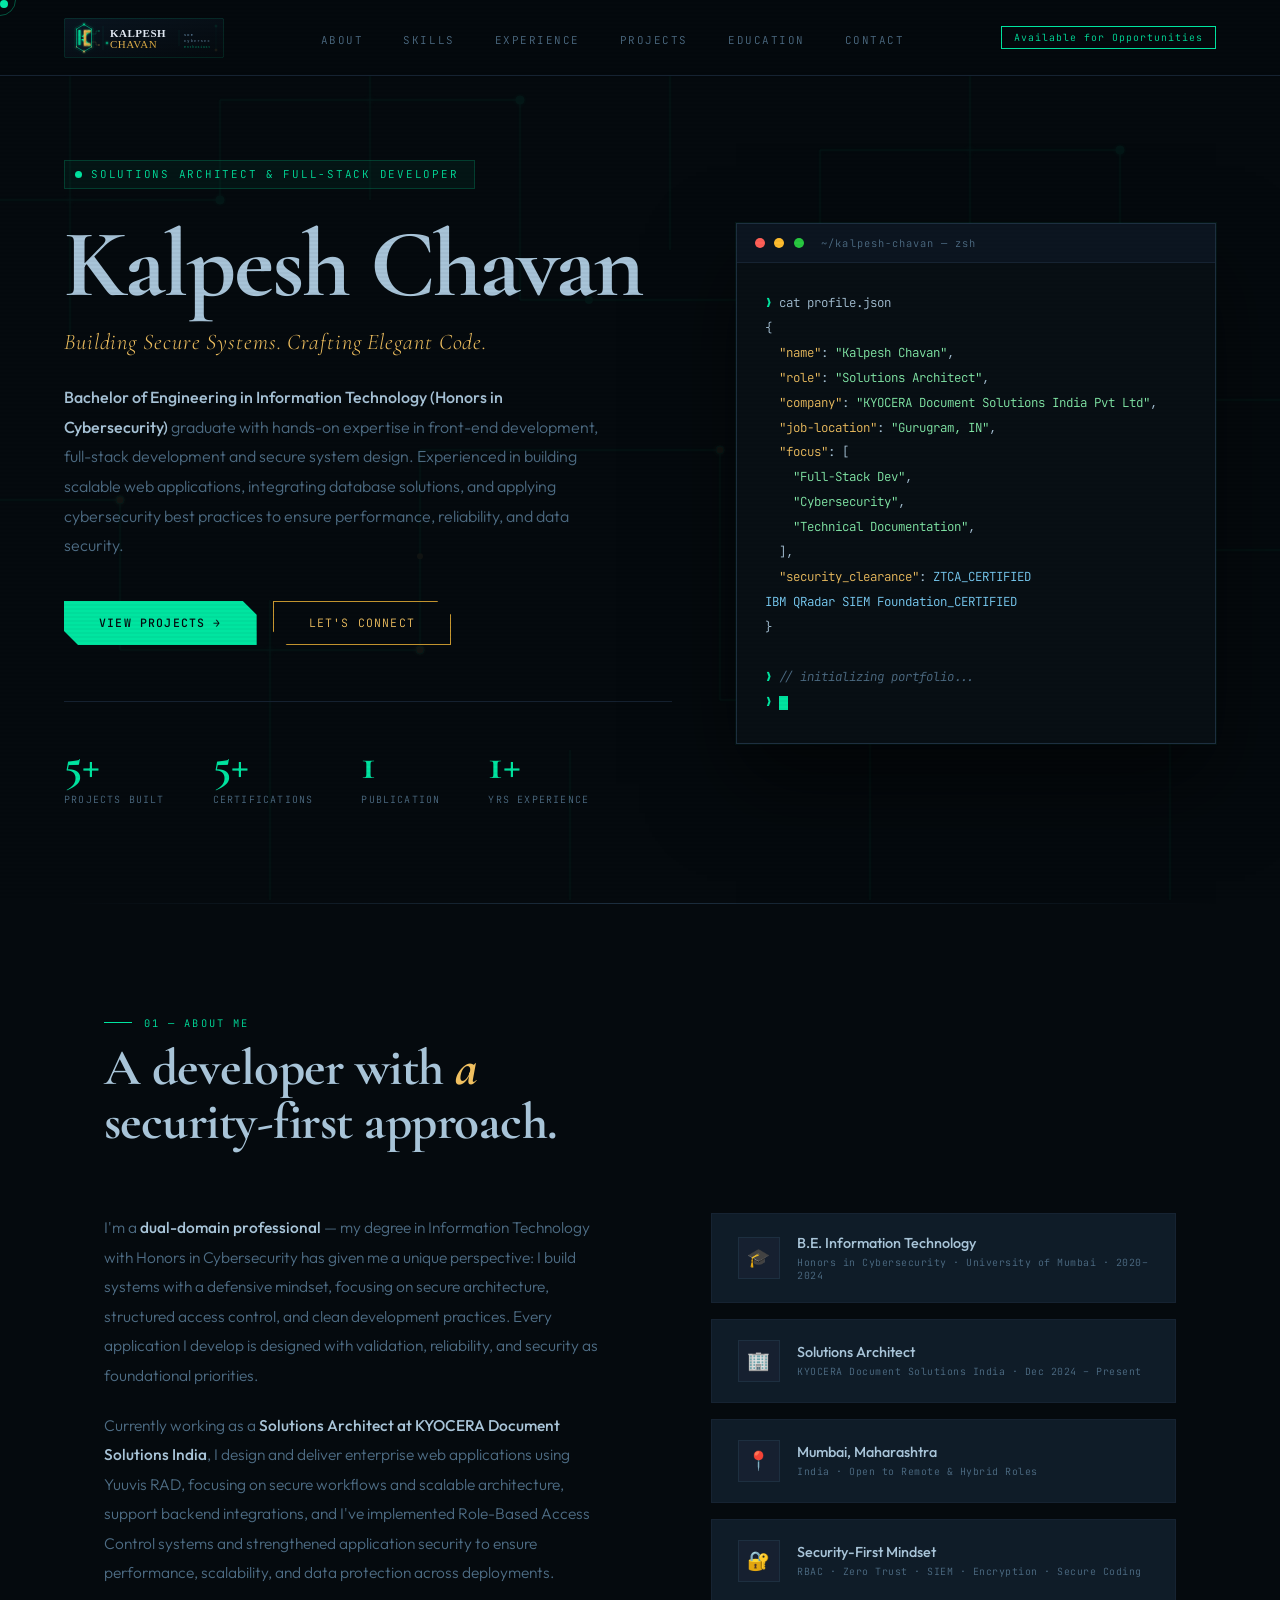
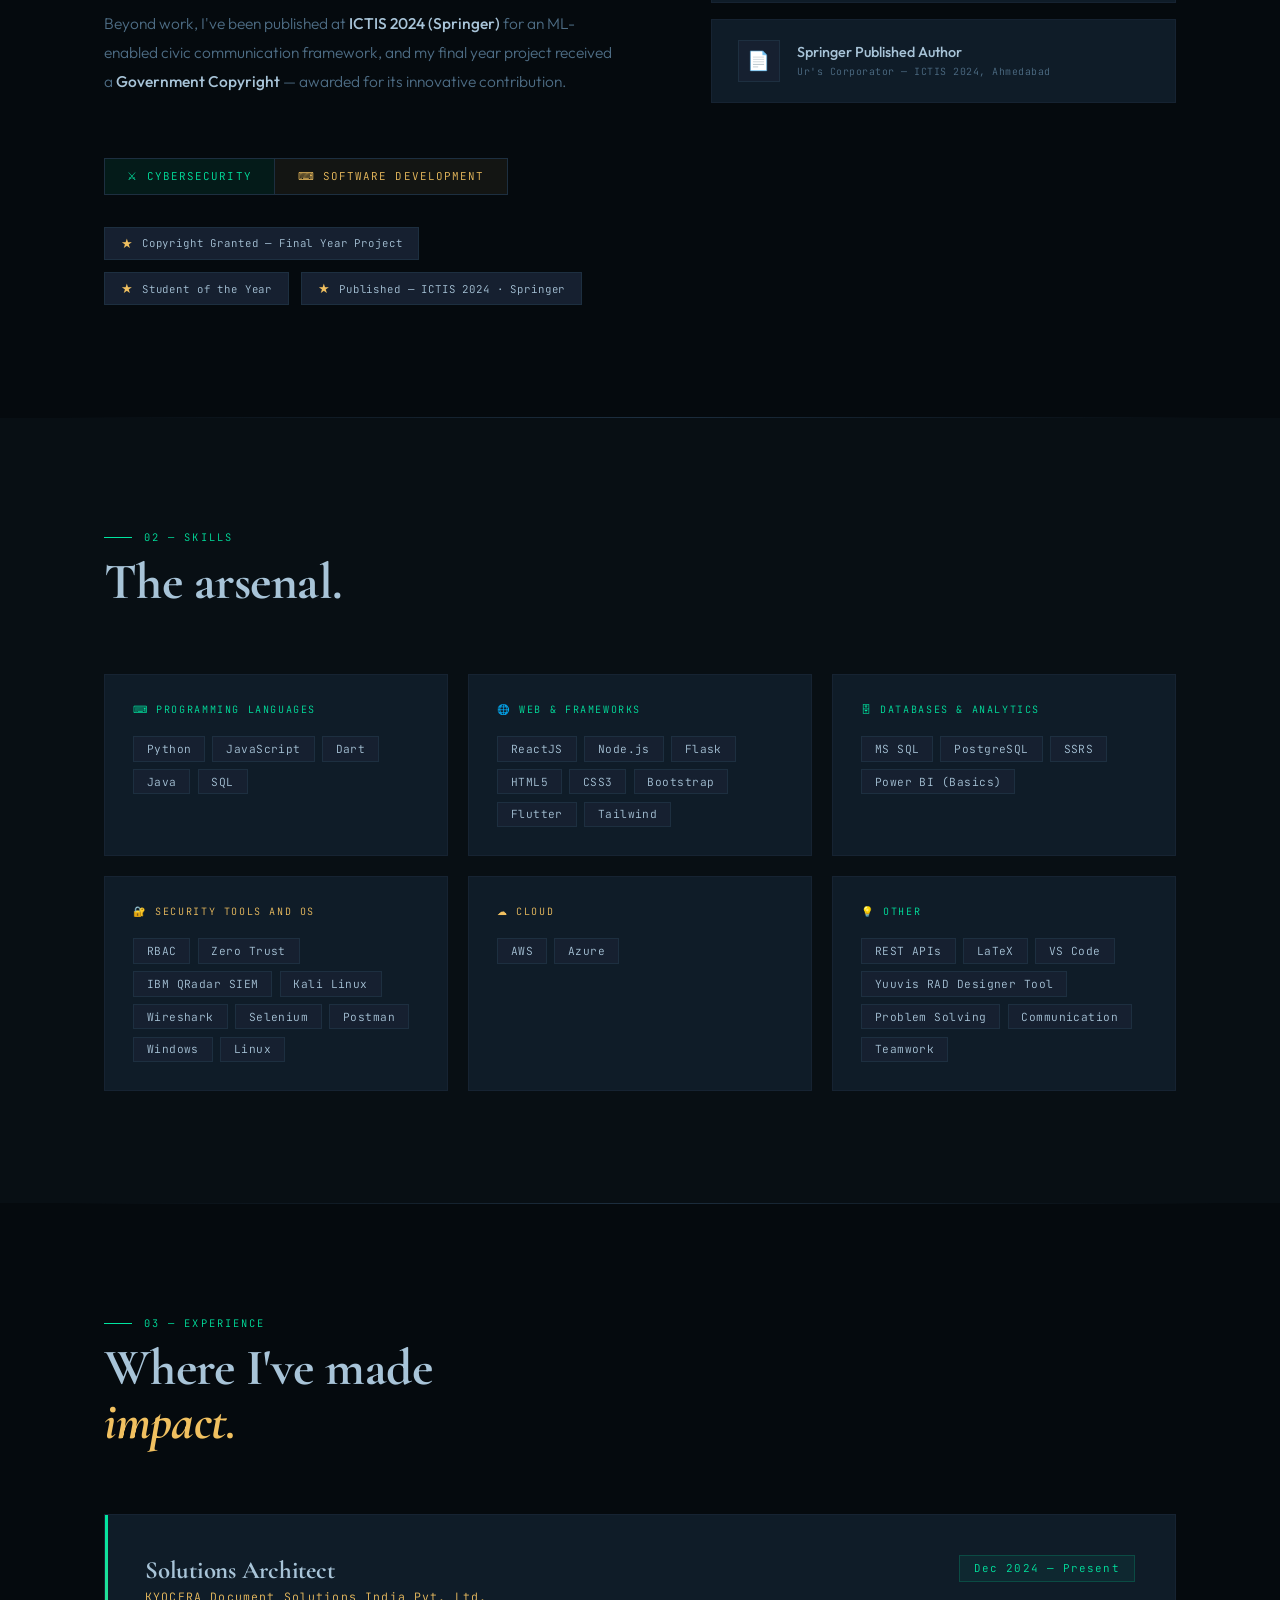
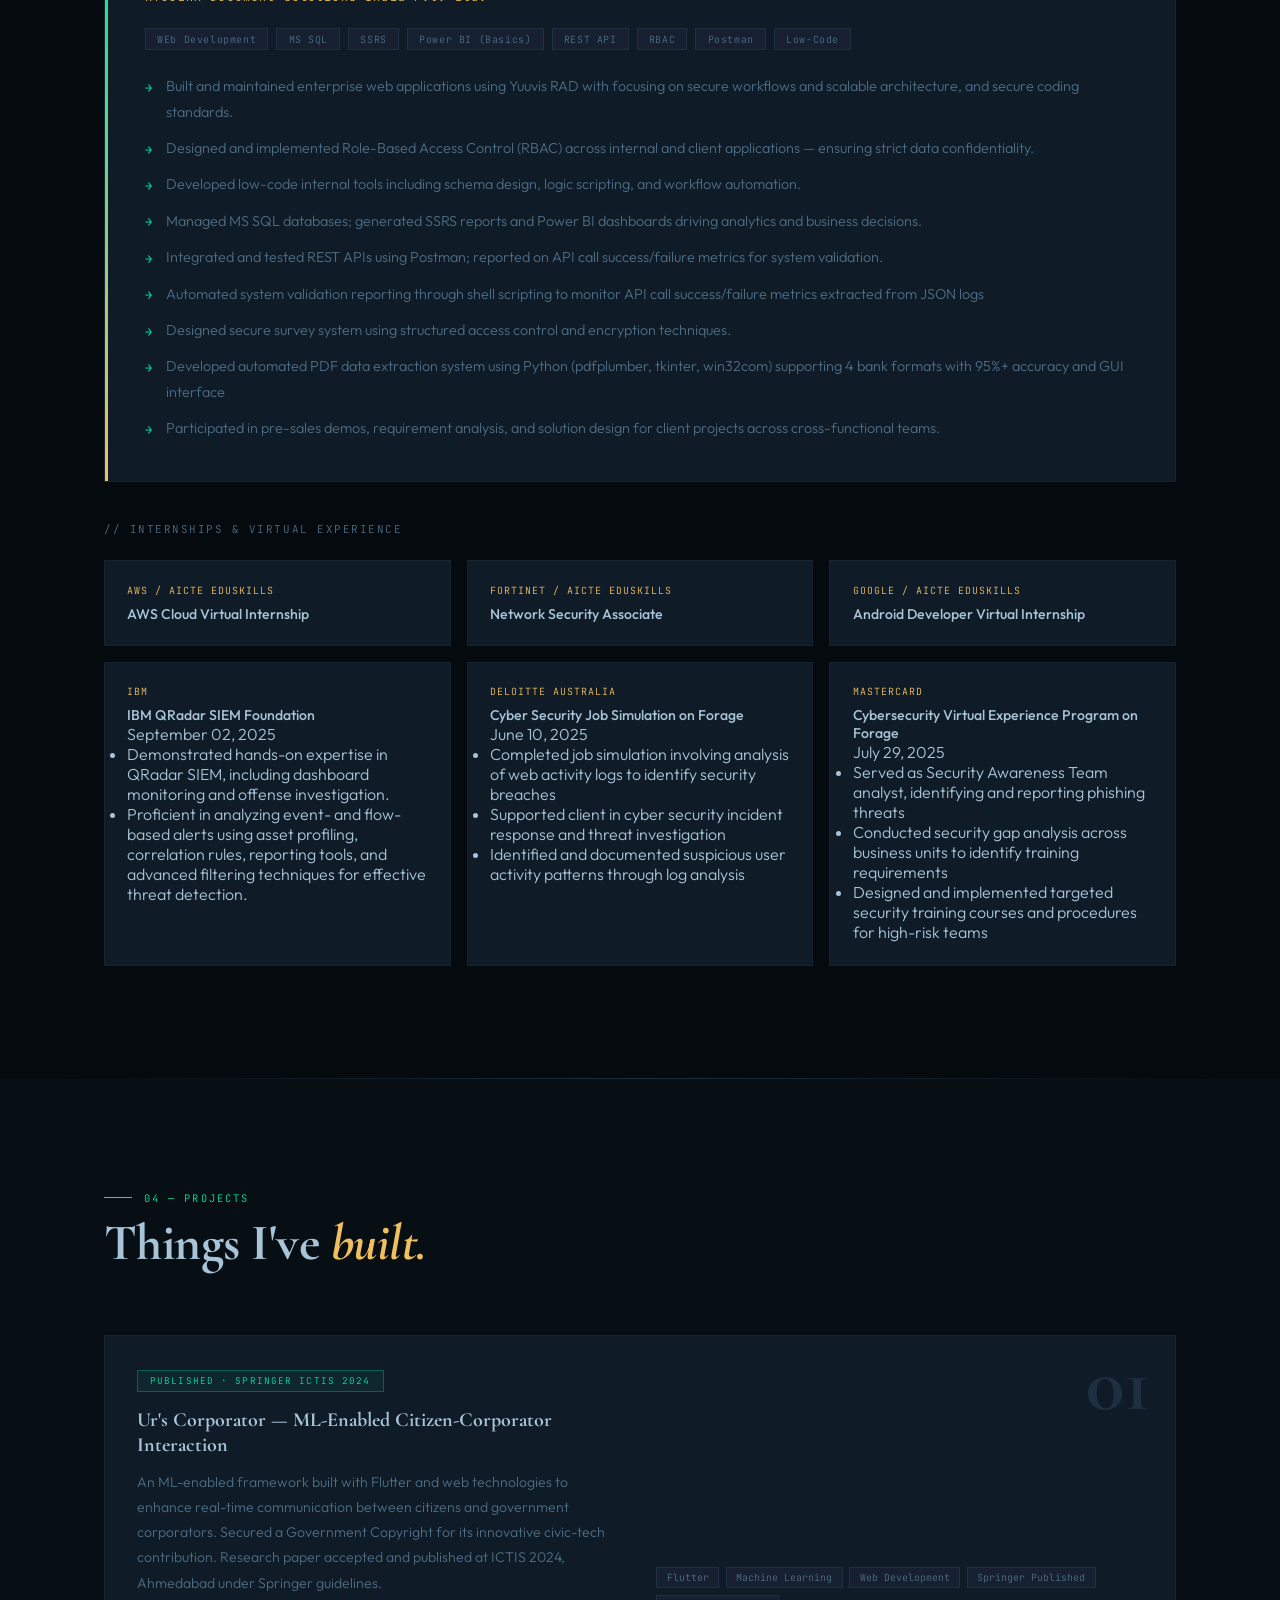
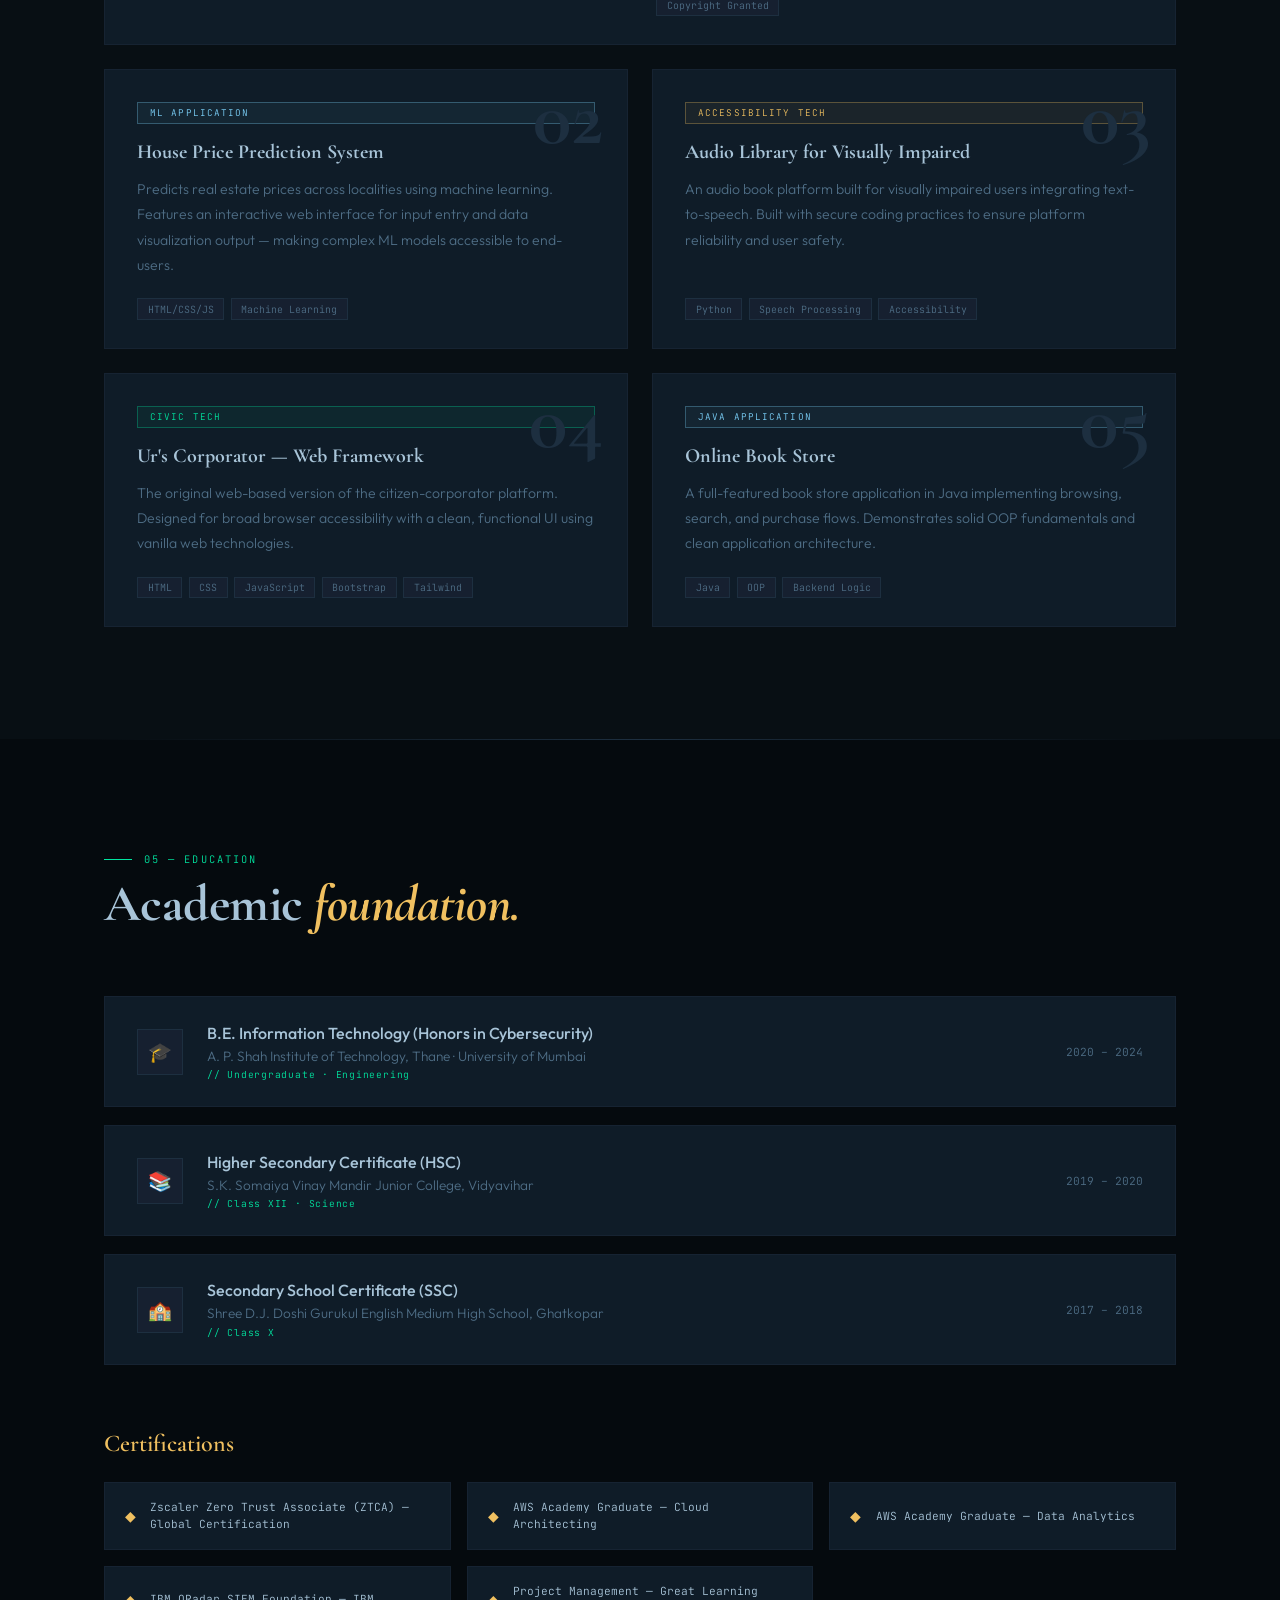
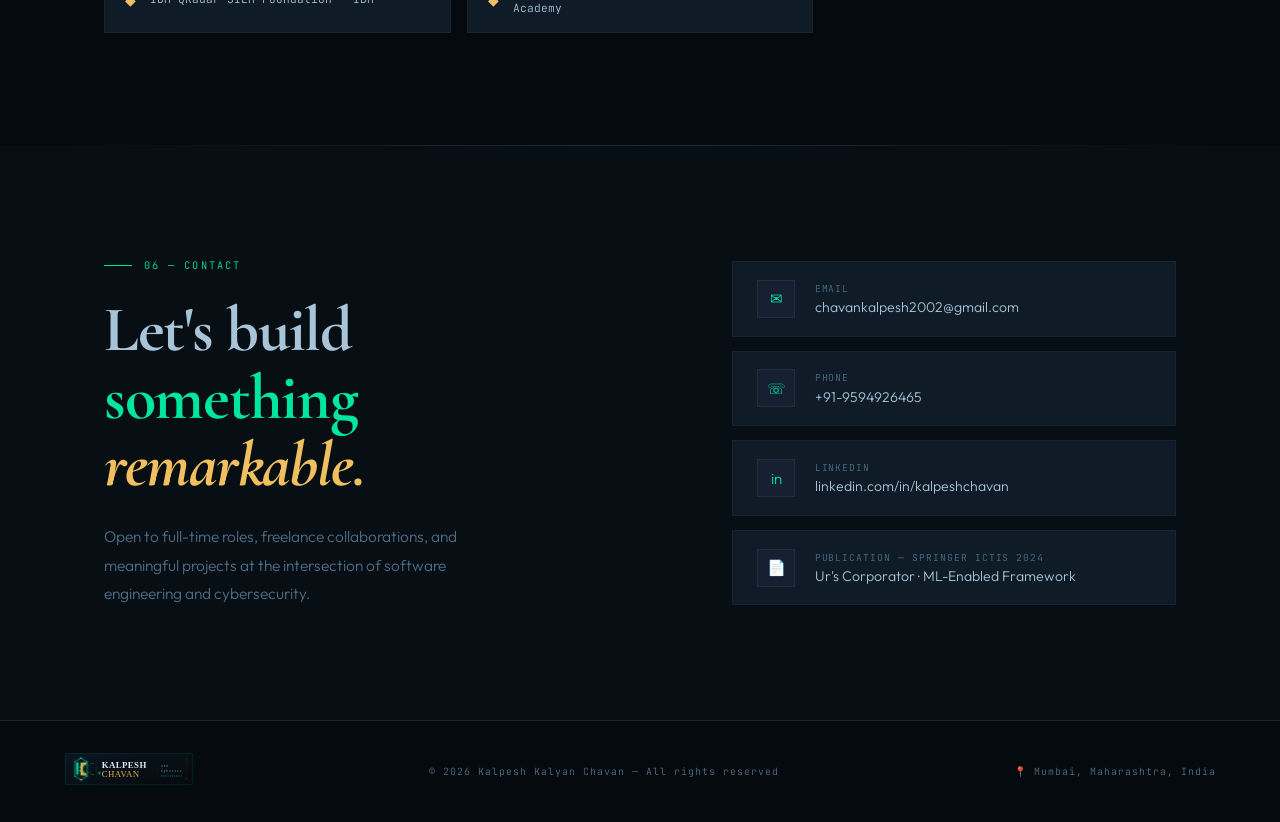
<file: index.html>
<!DOCTYPE html>
<html lang="en">

<head>
    <meta charset="UTF-8" />
    <meta name="viewport" content="width=device-width, initial-scale=1.0" />
    <title>Kalpesh Chavan — Solutions Architect & Developer</title>
    <link rel="preconnect" href="https://fonts.googleapis.com" />
    <link rel="preconnect" href="https://fonts.gstatic.com" crossorigin />
    <link
        href="https://fonts.googleapis.com/css2?family=Cormorant+Garamond:ital,wght@0,400;0,500;0,600;0,700;1,400;1,600&family=Outfit:wght@300;400;500;600&family=JetBrains+Mono:ital,wght@0,300;0,400;0,500;1,300&display=swap"
        rel="stylesheet" />
    <style>
        /* ============================================================
   ROOT & BASE
============================================================ */
        :root {
            --ink: #050a0e;
            --ink2: #080f14;
            --ink3: #0c1520;
            --panel: #0f1c28;
            --rim: #162332;
            --rim2: #1d2f40;

            --emerald: #00e5a0;
            /* primary accent — terminal green */
            --emerald-d: #00b57e;
            --emerald-g: rgba(0, 229, 160, 0.07);

            --gold: #f0c060;
            /* secondary accent — architect gold */
            --gold-d: #c89830;
            --gold-g: rgba(240, 192, 96, 0.06);

            --ice: #a8c4d8;
            /* body text */
            --steel: #4e6d85;
            /* muted text */
            --ghost: #162030;
            /* faint fill */

            --font-display: 'Cormorant Garamond', Georgia, serif;
            --font-body: 'Outfit', sans-serif;
            --font-mono: 'JetBrains Mono', monospace;
        }

        *,
        *::before,
        *::after {
            box-sizing: border-box;
            margin: 0;
            padding: 0;
        }

        html {
            scroll-behavior: smooth;
            font-size: 16px;
        }

        body {
            background: var(--ink);
            color: var(--ice);
            font-family: var(--font-body);
            font-weight: 300;
            overflow-x: hidden;
            cursor: none;
        }

        /* ============================================================
   CURSOR
============================================================ */
        .cur-dot {
            width: 8px;
            height: 8px;
            border-radius: 50%;
            background: var(--emerald);
            position: fixed;
            top: 0;
            left: 0;
            z-index: 9999;
            pointer-events: none;
            mix-blend-mode: screen;
            transition: transform .08s ease;
        }

        .cur-ring {
            width: 32px;
            height: 32px;
            border-radius: 50%;
            border: 1px solid rgba(0, 229, 160, .35);
            position: fixed;
            top: 0;
            left: 0;
            z-index: 9998;
            pointer-events: none;
            transition: width .18s, height .18s, border-color .18s;
        }

        body.hovering .cur-ring {
            width: 50px;
            height: 50px;
            border-color: rgba(0, 229, 160, .7);
        }

        /* ============================================================
   SCAN LINE OVERLAY
============================================================ */
        body::after {
            content: '';
            position: fixed;
            inset: 0;
            background: repeating-linear-gradient(0deg,
                    transparent,
                    transparent 2px,
                    rgba(0, 0, 0, .08) 2px,
                    rgba(0, 0, 0, .08) 4px);
            pointer-events: none;
            z-index: 998;
            opacity: .4;
        }

        /* ============================================================
   NAV
============================================================ */
        nav {
            position: fixed;
            top: 0;
            left: 0;
            right: 0;
            z-index: 500;
            display: flex;
            align-items: center;
            justify-content: space-between;
            padding: 1.1rem 5vw;
            background: rgba(5, 10, 14, .88);
            backdrop-filter: blur(20px);
            border-bottom: 1px solid var(--rim);
        }

        .nav-logo {
            font-family: var(--font-display);
            font-size: 1.45rem;
            font-weight: 700;
            letter-spacing: .04em;
            color: var(--ice);
        }

        .nav-logo span {
            color: var(--emerald);
        }

        .nav-links {
            display: flex;
            gap: 2.5rem;
            list-style: none;
        }

        .nav-links a {
            font-family: var(--font-mono);
            font-size: .68rem;
            color: var(--steel);
            text-decoration: none;
            letter-spacing: .14em;
            text-transform: uppercase;
            transition: color .2s;
        }

        .nav-links a:hover {
            color: var(--emerald);
        }

        .nav-badge {
            font-family: var(--font-mono);
            font-size: .62rem;
            color: var(--emerald);
            border: 1px solid var(--emerald);
            padding: .25rem .75rem;
            letter-spacing: .1em;
            animation: blink-border 3s ease infinite;
        }

        @keyframes blink-border {

            0%,
            100% {
                border-color: var(--emerald);
            }

            50% {
                border-color: var(--emerald-d);
            }
        }

        /* ============================================================
   HERO
============================================================ */
        .hero {
            min-height: 100vh;
            display: grid;
            grid-template-columns: 1fr 480px;
            gap: 4rem;
            align-items: center;
            padding: 10rem 5vw 6rem;
            position: relative;
            max-width: 1400px;
            margin: 0 auto;
        }

        /* animated circuit background */
        .hero-bg {
            position: fixed;
            inset: 0;
            pointer-events: none;
            z-index: 0;
            overflow: hidden;
        }

        .circuit-svg {
            width: 100%;
            height: 100%;
            opacity: .06;
        }

        .hero-left {
            position: relative;
            z-index: 1;
        }

        .hero-status {
            display: inline-flex;
            align-items: center;
            gap: .6rem;
            font-family: var(--font-mono);
            font-size: .68rem;
            letter-spacing: .16em;
            text-transform: uppercase;
            color: var(--emerald);
            margin-bottom: 2rem;
            padding: .4rem 1rem .4rem .6rem;
            background: rgba(0, 229, 160, .05);
            border: 1px solid rgba(0, 229, 160, .2);
        }

        .status-dot {
            width: 7px;
            height: 7px;
            border-radius: 50%;
            background: var(--emerald);
            animation: pulse-dot 2s ease infinite;
        }

        @keyframes pulse-dot {

            0%,
            100% {
                box-shadow: 0 0 0 0 rgba(0, 229, 160, .5);
            }

            50% {
                box-shadow: 0 0 0 6px rgba(0, 229, 160, 0);
            }
        }

        .hero-name {
            font-family: var(--font-display);
            font-size: clamp(4rem, 7.5vw, 8rem);
            font-weight: 700;
            line-height: .92;
            letter-spacing: -.02em;
            margin-bottom: 1.2rem;
            opacity: 0;
            animation: riseIn .8s cubic-bezier(.16, 1, .3, 1) .2s forwards;
        }

        .hero-name .last {
            display: block;
            color: transparent;
            -webkit-text-stroke: 1.5px var(--ice);
            opacity: .35;
        }

        .hero-name .accent-word {
            color: var(--emerald);
            -webkit-text-stroke: 0;
            opacity: 1;
        }

        .hero-title {
            font-family: var(--font-display);
            font-size: clamp(1rem, 2vw, 1.4rem);
            font-style: italic;
            color: var(--gold);
            letter-spacing: .04em;
            margin-bottom: 1.75rem;
            opacity: 0;
            animation: riseIn .7s cubic-bezier(.16, 1, .3, 1) .4s forwards;
        }

        .hero-desc {
            max-width: 540px;
            font-size: 1rem;
            line-height: 1.85;
            color: var(--steel);
            margin-bottom: 2.5rem;
            opacity: 0;
            animation: riseIn .7s cubic-bezier(.16, 1, .3, 1) .6s forwards;
        }

        .hero-desc strong {
            color: var(--ice);
            font-weight: 500;
        }

        .hero-ctas {
            display: flex;
            gap: 1rem;
            flex-wrap: wrap;
            opacity: 0;
            animation: riseIn .7s cubic-bezier(.16, 1, .3, 1) .8s forwards;
        }

        .btn-e {
            display: inline-flex;
            align-items: center;
            gap: .6rem;
            padding: .85rem 2.2rem;
            background: var(--emerald);
            color: var(--ink);
            font-family: var(--font-mono);
            font-size: .72rem;
            font-weight: 500;
            letter-spacing: .1em;
            text-transform: uppercase;
            text-decoration: none;
            border: none;
            cursor: none;
            clip-path: polygon(0 0, calc(100% - 14px) 0, 100% 14px, 100% 100%, 14px 100%, 0 calc(100% - 14px));
            transition: transform .2s, box-shadow .2s, background .2s;
        }

        .btn-e:hover {
            transform: translateY(-3px);
            background: #00ffb3;
            box-shadow: 0 16px 40px rgba(0, 229, 160, .35);
        }

        .btn-g {
            display: inline-flex;
            align-items: center;
            gap: .6rem;
            padding: .85rem 2.2rem;
            background: transparent;
            color: var(--gold);
            font-family: var(--font-mono);
            font-size: .72rem;
            letter-spacing: .1em;
            text-transform: uppercase;
            text-decoration: none;
            border: 1px solid var(--gold-d);
            cursor: none;
            clip-path: polygon(0 0, calc(100% - 14px) 0, 100% 14px, 100% 100%, 14px 100%, 0 calc(100% - 14px));
            transition: border-color .2s, color .2s, box-shadow .2s;
        }

        .btn-g:hover {
            border-color: var(--gold);
            box-shadow: 0 16px 40px rgba(240, 192, 96, .2);
        }

        /* HERO RIGHT — terminal card */
        .hero-right {
            position: relative;
            z-index: 1;
            opacity: 0;
            animation: riseIn .9s cubic-bezier(.16, 1, .3, 1) .5s forwards;
        }

        .terminal {
            background: var(--ink2);
            border: 1px solid var(--rim2);
            overflow: hidden;
            box-shadow: 0 40px 80px rgba(0, 0, 0, .5), 0 0 0 1px rgba(0, 229, 160, .06);
        }

        .terminal-bar {
            display: flex;
            align-items: center;
            gap: .6rem;
            padding: .75rem 1.1rem;
            background: var(--ink3);
            border-bottom: 1px solid var(--rim);
        }

        .t-dot {
            width: 10px;
            height: 10px;
            border-radius: 50%;
        }

        .t-dot.red {
            background: #ff5f57;
        }

        .t-dot.yellow {
            background: #febc2e;
        }

        .t-dot.green {
            background: #28c840;
        }

        .terminal-title {
            margin-left: .5rem;
            font-family: var(--font-mono);
            font-size: .65rem;
            color: var(--steel);
            letter-spacing: .1em;
        }

        .terminal-body {
            padding: 1.75rem;
            font-family: var(--font-mono);
            font-size: .78rem;
            line-height: 2;
        }

        .t-line {
            display: block;
        }

        .t-prompt {
            color: var(--emerald);
        }

        .t-cmd {
            color: var(--ice);
        }

        .t-comment {
            color: var(--steel);
            font-style: italic;
        }

        .t-key {
            color: var(--gold);
        }

        .t-val {
            color: #7dd3fc;
        }

        .t-str {
            color: #86efac;
        }

        .t-cursor {
            display: inline-block;
            width: 9px;
            height: 1.1em;
            background: var(--emerald);
            vertical-align: text-bottom;
            animation: blink .9s step-end infinite;
        }

        @keyframes blink {

            0%,
            100% {
                opacity: 1
            }

            50% {
                opacity: 0
            }
        }

        /* HERO STATS */
        .hero-stats-row {
            display: flex;
            gap: 3rem;
            margin-top: 3.5rem;
            padding-top: 2.5rem;
            border-top: 1px solid var(--rim);
            opacity: 0;
            animation: riseIn .7s cubic-bezier(.16, 1, .3, 1) 1s forwards;
        }

        .hs-item {}

        .hs-num {
            font-family: var(--font-display);
            font-size: 2.8rem;
            font-weight: 700;
            color: var(--emerald);
            line-height: 1;
            display: block;
        }

        .hs-label {
            font-family: var(--font-mono);
            font-size: .62rem;
            color: var(--steel);
            letter-spacing: .12em;
            text-transform: uppercase;
            margin-top: .2rem;
        }

        @keyframes riseIn {
            from {
                opacity: 0;
                transform: translateY(28px);
            }

            to {
                opacity: 1;
                transform: translateY(0);
            }
        }

        /* ============================================================
   SECTION WRAPPER
============================================================ */
        .section-wrap {
            max-width: 1200px;
            margin: 0 auto;
            padding: 7rem 5vw;
        }

        .section-divider {
            height: 1px;
            background: linear-gradient(90deg, transparent, var(--rim2), transparent);
            margin: 0 5vw;
        }

        .sh {
            margin-bottom: 4rem;
        }

        .sh-eyebrow {
            font-family: var(--font-mono);
            font-size: .65rem;
            color: var(--emerald);
            letter-spacing: .2em;
            text-transform: uppercase;
            margin-bottom: .75rem;
            display: flex;
            align-items: center;
            gap: .75rem;
        }

        .sh-eyebrow::before {
            content: '';
            width: 28px;
            height: 1px;
            background: var(--emerald);
        }

        .sh-title {
            font-family: var(--font-display);
            font-size: clamp(2.2rem, 4vw, 3.5rem);
            font-weight: 700;
            line-height: 1.05;
            letter-spacing: -.01em;
        }

        .sh-title em {
            color: var(--gold);
            font-style: italic;
        }

        /* reveal */
        .rv {
            opacity: 0;
            transform: translateY(32px);
            transition: opacity .75s ease, transform .75s ease;
        }

        .rv.in {
            opacity: 1;
            transform: translateY(0);
        }

        .rv.d1 {
            transition-delay: .1s;
        }

        .rv.d2 {
            transition-delay: .2s;
        }

        .rv.d3 {
            transition-delay: .3s;
        }

        .rv.d4 {
            transition-delay: .4s;
        }

        .rv.d5 {
            transition-delay: .5s;
        }

        /* ============================================================
   ABOUT
============================================================ */
        .about-grid {
            display: grid;
            grid-template-columns: 1.1fr 1fr;
            gap: 6rem;
            align-items: start;
        }

        .about-body p {
            color: var(--steel);
            font-size: .97rem;
            line-height: 1.9;
            margin-bottom: 1.3rem;
        }

        .about-body p strong {
            color: var(--ice);
            font-weight: 500;
        }

        .badges-row {
            display: flex;
            flex-wrap: wrap;
            gap: .75rem;
            margin-top: 2rem;
        }

        .badge {
            display: flex;
            align-items: center;
            gap: .5rem;
            font-family: var(--font-mono);
            font-size: .67rem;
            letter-spacing: .08em;
            padding: .45rem 1rem;
            border: 1px solid var(--rim2);
            color: var(--ice);
            background: var(--ghost);
            transition: border-color .2s, color .2s;
        }

        .badge:hover {
            border-color: var(--gold);
            color: var(--gold);
        }

        .badge-star {
            color: var(--gold);
            font-size: .8rem;
        }

        .about-right {
            display: flex;
            flex-direction: column;
            gap: 1rem;
        }

        .info-card {
            background: var(--panel);
            border: 1px solid var(--rim);
            padding: 1.25rem 1.6rem;
            display: flex;
            align-items: center;
            gap: 1.1rem;
            transition: border-color .25s, transform .25s;
        }

        .info-card:hover {
            border-color: rgba(0, 229, 160, .4);
            transform: translateX(6px);
        }

        .ic-icon {
            width: 42px;
            height: 42px;
            flex-shrink: 0;
            background: var(--ghost);
            border: 1px solid var(--rim2);
            display: flex;
            align-items: center;
            justify-content: center;
            font-size: 1.15rem;
        }

        .ic-title {
            font-family: var(--font-body);
            font-size: .9rem;
            font-weight: 500;
            color: var(--ice);
            margin-bottom: .2rem;
        }

        .ic-sub {
            font-family: var(--font-mono);
            font-size: .62rem;
            color: var(--steel);
            letter-spacing: .05em;
        }

        /* dual-identity tag */
        .dual-tag {
            display: inline-flex;
            margin-top: 2.5rem;
            overflow: hidden;
            border: 1px solid var(--rim2);
        }

        .dt-half {
            padding: .65rem 1.4rem;
            font-family: var(--font-mono);
            font-size: .68rem;
            letter-spacing: .1em;
            text-transform: uppercase;
        }

        .dt-half.cyber {
            background: rgba(0, 229, 160, .08);
            color: var(--emerald);
            border-right: 1px solid var(--rim2);
        }

        .dt-half.dev {
            background: rgba(240, 192, 96, .06);
            color: var(--gold);
        }

        /* ============================================================
   SKILLS
============================================================ */
        .skills-bg {
            background: var(--ink2);
        }

        .skills-grid {
            display: grid;
            grid-template-columns: repeat(3, 1fr);
            gap: 1.25rem;
        }

        .sk-cat {
            background: var(--panel);
            border: 1px solid var(--rim);
            padding: 1.75rem;
            position: relative;
            overflow: hidden;
            transition: border-color .25s, transform .25s;
        }

        .sk-cat::before {
            content: '';
            position: absolute;
            top: 0;
            left: 0;
            width: 100%;
            height: 2px;
            background: linear-gradient(90deg, var(--emerald), transparent);
            transform: scaleX(0);
            transform-origin: left;
            transition: transform .35s ease;
        }

        .sk-cat:hover::before {
            transform: scaleX(1);
        }

        .sk-cat:hover {
            border-color: rgba(0, 229, 160, .25);
            transform: translateY(-4px);
        }

        .sk-cat.gold-variant::before {
            background: linear-gradient(90deg, var(--gold), transparent);
        }

        .sk-cat.gold-variant:hover {
            border-color: rgba(240, 192, 96, .25);
        }

        .sk-label {
            font-family: var(--font-mono);
            font-size: .63rem;
            color: var(--emerald);
            letter-spacing: .16em;
            text-transform: uppercase;
            margin-bottom: 1.25rem;
            display: flex;
            align-items: center;
            gap: .5rem;
        }

        .sk-cat.gold-variant .sk-label {
            color: var(--gold);
        }

        .sk-pills {
            display: flex;
            flex-wrap: wrap;
            gap: .45rem;
        }

        .sp {
            font-family: var(--font-mono);
            font-size: .7rem;
            padding: .3rem .8rem;
            background: var(--ghost);
            border: 1px solid var(--rim2);
            color: var(--ice);
            letter-spacing: .04em;
            transition: background .2s, border-color .2s, color .2s;
        }

        .sp:hover {
            background: rgba(0, 229, 160, .08);
            border-color: var(--emerald);
            color: var(--emerald);
        }

        .sk-cat.gold-variant .sp:hover {
            background: rgba(240, 192, 96, .07);
            border-color: var(--gold);
            color: var(--gold);
        }

        /* ============================================================
   EXPERIENCE
============================================================ */
        .exp-container {
            display: flex;
            flex-direction: column;
            gap: 2rem;
        }

        .exp-card {
            background: var(--panel);
            border: 1px solid var(--rim);
            padding: 2.5rem;
            position: relative;
            overflow: hidden;
            transition: border-color .25s;
        }

        .exp-card::after {
            content: '';
            position: absolute;
            left: 0;
            top: 0;
            bottom: 0;
            width: 3px;
            background: linear-gradient(to bottom, var(--emerald), var(--gold));
        }

        .exp-card:hover {
            border-color: rgba(0, 229, 160, .3);
        }

        .exp-header {
            display: flex;
            justify-content: space-between;
            align-items: flex-start;
            flex-wrap: wrap;
            gap: 1rem;
            margin-bottom: 1.5rem;
        }

        .exp-left {}

        .exp-role {
            font-family: var(--font-display);
            font-size: 1.55rem;
            font-weight: 700;
            letter-spacing: -.01em;
            color: var(--ice);
            margin-bottom: .3rem;
        }

        .exp-company {
            font-family: var(--font-mono);
            font-size: .72rem;
            color: var(--gold);
            letter-spacing: .1em;
        }

        .exp-period {
            font-family: var(--font-mono);
            font-size: .68rem;
            color: var(--emerald);
            letter-spacing: .1em;
            padding: .35rem .9rem;
            background: rgba(0, 229, 160, .06);
            border: 1px solid rgba(0, 229, 160, .18);
            white-space: nowrap;
            height: fit-content;
        }

        .exp-tags {
            display: flex;
            flex-wrap: wrap;
            gap: .5rem;
            margin-bottom: 1.5rem;
        }

        .exp-tag {
            font-family: var(--font-mono);
            font-size: .62rem;
            padding: .22rem .7rem;
            background: var(--ghost);
            border: 1px solid var(--rim2);
            color: var(--steel);
            letter-spacing: .06em;
        }

        .exp-points {
            list-style: none;
            display: flex;
            flex-direction: column;
            gap: .7rem;
        }

        .exp-points li {
            display: flex;
            gap: .9rem;
            font-size: .9rem;
            color: var(--steel);
            line-height: 1.75;
        }

        .ep-arrow {
            color: var(--emerald);
            flex-shrink: 0;
            font-family: var(--font-mono);
            font-size: .75rem;
            margin-top: .22rem;
        }

        .intern-grid {
            display: grid;
            grid-template-columns: repeat(3, 1fr);
            gap: 1rem;
            margin-top: 1.5rem;
        }

        .intern-card {
            background: var(--panel);
            border: 1px solid var(--rim);
            padding: 1.4rem;
            transition: border-color .2s, transform .2s;
        }

        .intern-card:hover {
            border-color: rgba(240, 192, 96, .3);
            transform: translateY(-3px);
        }

        .intern-org {
            font-family: var(--font-mono);
            font-size: .62rem;
            color: var(--gold);
            letter-spacing: .1em;
            text-transform: uppercase;
            margin-bottom: .5rem;
        }

        .intern-title {
            font-family: var(--font-body);
            font-size: .88rem;
            font-weight: 500;
            color: var(--ice);
        }

        /* ============================================================
   PROJECTS
============================================================ */
        .projects-bg {
            background: var(--ink2);
        }

        .proj-grid {
            display: grid;
            grid-template-columns: 1fr 1fr;
            gap: 1.5rem;
        }

        .proj-card {
            background: var(--panel);
            border: 1px solid var(--rim);
            padding: 2rem 2rem 1.75rem;
            position: relative;
            overflow: hidden;
            transition: border-color .3s, transform .3s;
            display: flex;
            flex-direction: column;
        }

        .proj-card::before {
            content: '';
            position: absolute;
            inset: 0;
            background: linear-gradient(135deg, rgba(0, 229, 160, .04) 0%, transparent 60%);
            opacity: 0;
            transition: opacity .3s;
        }

        .proj-card:hover::before {
            opacity: 1;
        }

        .proj-card:hover {
            border-color: rgba(0, 229, 160, .35);
            transform: translateY(-5px);
        }

        .proj-card.featured {
            grid-column: span 2;
            display: grid;
            grid-template-columns: 1fr 1fr;
            gap: 2rem;
        }

        .proj-num {
            font-family: var(--font-display);
            font-size: 5rem;
            font-weight: 700;
            color: var(--rim2);
            line-height: 1;
            position: absolute;
            top: .5rem;
            right: 1.5rem;
            transition: color .3s;
            user-select: none;
        }

        .proj-card:hover .proj-num {
            color: rgba(0, 229, 160, .07);
        }

        .proj-badge {
            display: inline-block;
            font-family: var(--font-mono);
            font-size: .58rem;
            letter-spacing: .12em;
            text-transform: uppercase;
            padding: .25rem .75rem;
            margin-bottom: 1rem;
            border: 1px solid;
        }

        .pb-green {
            color: var(--emerald);
            border-color: rgba(0, 229, 160, .3);
            background: rgba(0, 229, 160, .05);
        }

        .pb-gold {
            color: var(--gold);
            border-color: rgba(240, 192, 96, .3);
            background: rgba(240, 192, 96, .05);
        }

        .pb-blue {
            color: #7dd3fc;
            border-color: rgba(125, 211, 252, .3);
            background: rgba(125, 211, 252, .05);
        }

        .proj-title {
            font-family: var(--font-display);
            font-size: 1.25rem;
            font-weight: 700;
            color: var(--ice);
            margin-bottom: .75rem;
            line-height: 1.25;
        }

        .proj-desc {
            font-size: .88rem;
            color: var(--steel);
            line-height: 1.8;
            flex: 1;
            margin-bottom: 1.25rem;
        }

        .proj-stack {
            display: flex;
            flex-wrap: wrap;
            gap: .4rem;
        }

        .pst {
            font-family: var(--font-mono);
            font-size: .62rem;
            padding: .2rem .6rem;
            background: var(--ghost);
            border: 1px solid var(--rim2);
            color: var(--steel);
        }

        /* ============================================================
   EDUCATION
============================================================ */
        .edu-grid {
            display: flex;
            flex-direction: column;
            gap: 1.1rem;
        }

        .edu-item {
            background: var(--panel);
            border: 1px solid var(--rim);
            padding: 1.6rem 2rem;
            display: grid;
            grid-template-columns: auto 1fr auto;
            gap: 1.5rem;
            align-items: center;
            transition: border-color .2s;
        }

        .edu-item:hover {
            border-color: rgba(0, 229, 160, .25);
        }

        .edu-icon {
            width: 46px;
            height: 46px;
            background: var(--ghost);
            border: 1px solid var(--rim2);
            display: flex;
            align-items: center;
            justify-content: center;
            font-size: 1.2rem;
        }

        .edu-deg {
            font-family: var(--font-body);
            font-size: 1rem;
            font-weight: 500;
            color: var(--ice);
            margin-bottom: .25rem;
        }

        .edu-school {
            font-size: .85rem;
            color: var(--steel);
        }

        .edu-type {
            font-family: var(--font-mono);
            font-size: .6rem;
            color: var(--emerald);
            letter-spacing: .08em;
            margin-top: .2rem;
        }

        .edu-yr {
            font-family: var(--font-mono);
            font-size: .7rem;
            color: var(--steel);
            white-space: nowrap;
            text-align: right;
        }

        /* certs */
        .certs-section {
            margin-top: 4rem;
        }

        .certs-title {
            font-family: var(--font-display);
            font-size: 1.5rem;
            font-weight: 600;
            color: var(--gold);
            margin-bottom: 1.5rem;
        }

        .cert-grid {
            display: grid;
            grid-template-columns: repeat(auto-fill, minmax(270px, 1fr));
            gap: 1rem;
        }

        .cert-item {
            display: flex;
            align-items: center;
            gap: .9rem;
            padding: 1rem 1.25rem;
            background: var(--panel);
            border: 1px solid var(--rim);
            transition: border-color .2s, transform .2s;
        }

        .cert-item:hover {
            border-color: rgba(240, 192, 96, .3);
            transform: translateX(4px);
        }

        .cert-ico {
            color: var(--gold);
            font-size: .9rem;
            flex-shrink: 0;
        }

        .cert-name {
            font-family: var(--font-mono);
            font-size: .7rem;
            color: var(--ice);
            line-height: 1.5;
        }

        /* ============================================================
   CONTACT
============================================================ */
        .contact-bg {
            background: var(--ink2);
        }

        .contact-grid {
            display: grid;
            grid-template-columns: 1.2fr 1fr;
            gap: 6rem;
            align-items: center;
        }

        .contact-left {}

        .contact-big {
            font-family: var(--font-display);
            font-size: clamp(2.4rem, 5vw, 4.5rem);
            font-weight: 700;
            line-height: 1.05;
            letter-spacing: -.02em;
            margin-bottom: 1.5rem;
        }

        .contact-big span {
            color: var(--emerald);
        }

        .contact-big em {
            color: var(--gold);
            font-style: italic;
        }

        .contact-sub {
            color: var(--steel);
            font-size: .97rem;
            line-height: 1.85;
            max-width: 400px;
        }

        .contact-links {
            display: flex;
            flex-direction: column;
            gap: .9rem;
        }

        .cl {
            display: flex;
            align-items: center;
            gap: 1.2rem;
            padding: 1.1rem 1.5rem;
            background: var(--panel);
            border: 1px solid var(--rim);
            text-decoration: none;
            color: var(--ice);
            transition: border-color .2s, transform .2s;
        }

        .cl:hover {
            border-color: var(--emerald);
            transform: translateX(5px);
        }

        .cl-icon {
            width: 38px;
            height: 38px;
            background: var(--ghost);
            border: 1px solid var(--rim2);
            display: flex;
            align-items: center;
            justify-content: center;
            font-size: .95rem;
            flex-shrink: 0;
            color: var(--emerald);
        }

        .cl-lbl {
            font-family: var(--font-mono);
            font-size: .6rem;
            color: var(--steel);
            letter-spacing: .1em;
            text-transform: uppercase;
            margin-bottom: .2rem;
        }

        .cl-val {
            font-size: .88rem;
        }

        /* ============================================================
   FOOTER
============================================================ */
        footer {
            border-top: 1px solid var(--rim);
            padding: 2rem 5vw;
            display: flex;
            justify-content: space-between;
            align-items: center;
            flex-wrap: wrap;
            gap: 1rem;
        }

        .ft-logo {
            font-family: var(--font-display);
            font-size: 1.1rem;
            font-weight: 700;
            color: var(--ice);
        }

        .ft-logo span {
            color: var(--emerald);
        }

        .ft-copy {
            font-family: var(--font-mono);
            font-size: .62rem;
            color: var(--steel);
            letter-spacing: .1em;
        }

        .ft-loc {
            font-family: var(--font-mono);
            font-size: .62rem;
            color: var(--steel);
            letter-spacing: .1em;
            display: flex;
            align-items: center;
            gap: .4rem;
        }

        /* ============================================================
   RESPONSIVE
============================================================ */
        @media (max-width:1024px) {
            .hero {
                grid-template-columns: 1fr;
                padding-top: 8rem;
            }

            .hero-right {
                display: none;
            }

            .about-grid,
            .contact-grid {
                grid-template-columns: 1fr;
                gap: 3rem;
            }

            .skills-grid {
                grid-template-columns: repeat(2, 1fr);
            }

            .intern-grid {
                grid-template-columns: 1fr;
            }

            .proj-card.featured {
                grid-column: span 1;
                display: flex;
                flex-direction: column;
            }
        }

        @media (max-width:640px) {
            nav {
                padding: 1rem 1.25rem;
            }

            .nav-links,
            .nav-badge {
                display: none;
            }

            .section-wrap {
                padding: 5rem 1.25rem;
            }

            .skills-grid,
            .proj-grid {
                grid-template-columns: 1fr;
            }

            footer {
                flex-direction: column;
                text-align: center;
            }
        }
    </style>
</head>

<body>

    <!-- CURSOR -->
    <div class="cur-dot" id="curDot"></div>
    <div class="cur-ring" id="curRing"></div>

    <!-- ANIMATED CIRCUIT BG -->
    <div class="hero-bg">
        <svg class="circuit-svg" xmlns="http://www.w3.org/2000/svg" viewBox="0 0 1440 900"
            preserveAspectRatio="xMidYMid slice">
            <defs>
                <filter id="glow">
                    <feGaussianBlur stdDeviation="2" result="coloredBlur" />
                    <feMerge>
                        <feMergeNode in="coloredBlur" />
                        <feMergeNode in="SourceGraphic" />
                    </feMerge>
                </filter>
            </defs>
            <g stroke="#00e5a0" stroke-width="1" fill="none" filter="url(#glow)">
                <line x1="0" y1="200" x2="300" y2="200" />
                <line x1="300" y1="200" x2="300" y2="100" />
                <line x1="300" y1="100" x2="600" y2="100" />
                <line x1="600" y1="100" x2="600" y2="300" />
                <line x1="600" y1="300" x2="900" y2="300" />
                <line x1="900" y1="300" x2="900" y2="150" />
                <line x1="900" y1="150" x2="1200" y2="150" />
                <line x1="1200" y1="150" x2="1200" y2="400" />
                <line x1="1200" y1="400" x2="1440" y2="400" />
                <line x1="0" y1="500" x2="200" y2="500" />
                <line x1="200" y1="500" x2="200" y2="650" />
                <line x1="200" y1="650" x2="500" y2="650" />
                <line x1="500" y1="650" x2="500" y2="450" />
                <line x1="500" y1="450" x2="800" y2="450" />
                <line x1="800" y1="450" x2="800" y2="700" />
                <line x1="800" y1="700" x2="1100" y2="700" />
                <line x1="1100" y1="700" x2="1100" y2="550" />
                <line x1="1100" y1="550" x2="1440" y2="550" />
                <line x1="150" y1="0" x2="150" y2="350" />
                <line x1="450" y1="0" x2="450" y2="200" />
                <line x1="750" y1="0" x2="750" y2="250" />
                <line x1="1050" y1="0" x2="1050" y2="500" />
                <line x1="350" y1="900" x2="350" y2="600" />
                <line x1="650" y1="900" x2="650" y2="750" />
                <line x1="950" y1="900" x2="950" y2="650" />
                <line x1="1250" y1="900" x2="1250" y2="400" />
                <!-- nodes -->
                <circle cx="300" cy="200" r="4" fill="#00e5a0" />
                <circle cx="600" cy="100" r="4" fill="#00e5a0" />
                <circle cx="900" cy="300" r="4" fill="#00e5a0" />
                <circle cx="1200" cy="150" r="4" fill="#00e5a0" />
                <circle cx="200" cy="500" r="4" fill="#f0c060" />
                <circle cx="500" cy="650" r="4" fill="#f0c060" />
                <circle cx="800" cy="450" r="4" fill="#f0c060" />
                <circle cx="1100" cy="700" r="4" fill="#f0c060" />
            </g>
            <!-- traveling pulse animation -->
            <circle r="4" fill="#00e5a0" opacity=".9">
                <animateMotion dur="6s" repeatCount="indefinite">
                    <mpath href="#path1" />
                </animateMotion>
            </circle>
            <path id="path1"
                d="M0,200 L300,200 L300,100 L600,100 L600,300 L900,300 L900,150 L1200,150 L1200,400 L1440,400"
                fill="none" />
            <circle r="3" fill="#f0c060" opacity=".9">
                <animateMotion dur="8s" repeatCount="indefinite">
                    <mpath href="#path2" />
                </animateMotion>
            </circle>
            <path id="path2"
                d="M0,500 L200,500 L200,650 L500,650 L500,450 L800,450 L800,700 L1100,700 L1100,550 L1440,550"
                fill="none" />
        </svg>
    </div>

    <!-- NAV -->
    <nav>
        <div class="nav-logo" style="display:flex; align-items:center; gap:10px;">
  <svg xmlns="http://www.w3.org/2000/svg" viewBox="0 0 320 80" width="160" height="40">
  <defs>
    <!-- Background -->
    <linearGradient id="bgGrad" x1="0%" y1="0%" x2="100%" y2="100%">
      <stop offset="0%" stop-color="#0a1520"/>
      <stop offset="100%" stop-color="#050a0e"/>
    </linearGradient>

    <!-- Emerald gradient -->
    <linearGradient id="kGrad" x1="0%" y1="0%" x2="100%" y2="100%">
      <stop offset="0%" stop-color="#00e5a0"/>
      <stop offset="100%" stop-color="#00b57e"/>
    </linearGradient>

    <!-- Gold gradient -->
    <linearGradient id="cGrad" x1="0%" y1="0%" x2="100%" y2="100%">
      <stop offset="0%" stop-color="#f0c060"/>
      <stop offset="100%" stop-color="#c89830"/>
    </linearGradient>

    <!-- Emerald glow -->
    <filter id="eGlow" x="-40%" y="-40%" width="180%" height="180%">
      <feGaussianBlur stdDeviation="2.5" result="blur"/>
      <feMerge><feMergeNode in="blur"/><feMergeNode in="SourceGraphic"/></feMerge>
    </filter>

    <!-- Gold glow -->
    <filter id="gGlow" x="-40%" y="-40%" width="180%" height="180%">
      <feGaussianBlur stdDeviation="2" result="blur"/>
      <feMerge><feMergeNode in="blur"/><feMergeNode in="SourceGraphic"/></feMerge>
    </filter>

    <!-- Hex glow -->
    <filter id="hexGlow" x="-30%" y="-30%" width="160%" height="160%">
      <feGaussianBlur stdDeviation="4" result="blur"/>
      <feMerge><feMergeNode in="blur"/><feMergeNode in="SourceGraphic"/></feMerge>
    </filter>

    <!-- Scanlines -->
    <pattern id="scan" x="0" y="0" width="1" height="3" patternUnits="userSpaceOnUse">
      <line x1="0" y1="0" x2="320" y2="0" stroke="rgba(0,0,0,0.12)" stroke-width="1"/>
    </pattern>
  </defs>

  <!-- Background -->
  <rect width="320" height="80" rx="4" fill="url(#bgGrad)"/>
  <rect width="320" height="80" rx="4" fill="url(#scan)" opacity="0.3"/>

  <!-- Border -->
  <rect x="0.75" y="0.75" width="318.5" height="78.5" rx="3.5"
        fill="none" stroke="rgba(0,229,160,0.18)" stroke-width="1.5"/>

  <!-- Left accent line -->
  <line x1="0" y1="0" x2="0" y2="80" stroke="url(#kGrad)" stroke-width="3" rx="2"/>

  <!-- ── HEXAGON ICON ── -->
  <!-- Outer hex glow -->
  <polygon points="40,10 58,20 58,60 40,70 22,60 22,20"
    fill="none" stroke="#00e5a0" stroke-width="1"
    opacity="0.25" filter="url(#hexGlow)"/>

  <!-- Inner hex filled -->
  <polygon points="40,13 55,22 55,58 40,67 25,58 25,22"
    fill="#0a1825" stroke="#00e5a0" stroke-width="1.2" opacity="0.95"/>

  <!-- Hex corner dots -->
  <circle cx="40" cy="13" r="2" fill="#00e5a0" opacity="0.8" filter="url(#eGlow)"/>
  <circle cx="55" cy="22" r="1.5" fill="#00e5a0" opacity="0.5"/>
  <circle cx="55" cy="58" r="1.5" fill="#f0c060" opacity="0.5"/>
  <circle cx="40" cy="67" r="2" fill="#f0c060" opacity="0.7" filter="url(#gGlow)"/>
  <circle cx="25" cy="58" r="1.5" fill="#f0c060" opacity="0.5"/>
  <circle cx="25" cy="22" r="1.5" fill="#00e5a0" opacity="0.5"/>

  <!-- K letter inside hex -->
  <!-- K vertical -->
  <rect x="29" y="24" width="4" height="30" rx="1" fill="url(#kGrad)" filter="url(#eGlow)"/>
  <!-- K upper arm -->
  <polygon points="34,39 49,24 55,24 40,39" fill="url(#kGrad)" filter="url(#eGlow)"/>
  <!-- K lower arm -->
  <polygon points="34,42 49,56 55,56 40,42" fill="url(#kGrad)" filter="url(#eGlow)"/>
  <!-- K notch fix -->
  <polygon points="34,37 40,40 34,43" fill="#0a1825"/>

  <!-- C letter inside hex -->
  <!-- C top arm -->
  <rect x="40" y="25" width="13" height="4" rx="1.5" fill="url(#cGrad)" filter="url(#gGlow)"/>
  <!-- C vertical -->
  <rect x="40" y="25" width="4" height="30" rx="1" fill="url(#cGrad)" filter="url(#gGlow)"/>
  <!-- C bottom arm -->
  <rect x="40" y="51" width="13" height="4" rx="1.5" fill="url(#cGrad)" filter="url(#gGlow)"/>

  <!-- ── CIRCUIT LINES from hex ── -->
  <!-- right circuit -->
  <polyline points="55,32 64,32 64,26 70,26"
    fill="none" stroke="rgba(0,229,160,0.3)" stroke-width="1"/>
  <circle cx="70" cy="26" r="1.5" fill="#00e5a0" opacity="0.5"/>

  <polyline points="55,48 64,48 64,54 70,54"
    fill="none" stroke="rgba(240,192,96,0.25)" stroke-width="1"/>
  <circle cx="70" cy="54" r="1.5" fill="#f0c060" opacity="0.45"/>

  <!-- ── DIVIDER ── -->
  <line x1="78" y1="16" x2="78" y2="64"
    stroke="rgba(0,229,160,0.15)" stroke-width="1"/>

  <!-- ── NAME TEXT ── -->
  <!-- KALPESH -->
  <text x="92" y="38"
    font-family="'Georgia', 'Times New Roman', serif"
    font-size="22"
    font-weight="700"
    letter-spacing="1"
    fill="#e2eaf4">KALPESH</text>

  <!-- CHAVAN -->
  <text x="92" y="60"
    font-family="'Georgia', 'Times New Roman', serif"
    font-size="22"
    font-weight="400"
    
    letter-spacing="1"
    fill="url(#cGrad)">CHAVAN</text>

  <!-- dot accent between names -->
  <circle cx="86" cy="50" r="2.5" fill="#00e5a0" opacity="0.6" filter="url(#eGlow)"/>

  <!-- ── TAGLINE ── -->
  <line x1="230" y1="24" x2="230" y2="56"
    stroke="rgba(0,229,160,0.12)" stroke-width="1"/>

  <text x="240" y="36"
    font-family="'Courier New', monospace"
    font-size="7"
    letter-spacing="2.5"
    fill="#4e6d85">SDE</text>

  <text x="240" y="48"
    font-family="'Courier New', monospace"
    font-size="7"
    letter-spacing="2.5"
    fill="#4e6d85">CyberSec</text>

  <text x="240" y="60"
    font-family="'Courier New', monospace"
    font-size="6.5"
    letter-spacing="1.5"
    fill="rgba(0,229,160,0.4)">Enthusiast</text>

  <!-- right corner circuit dots -->
  <circle cx="304" cy="16" r="2" fill="none" stroke="rgba(0,229,160,0.2)" stroke-width="1"/>
  <circle cx="304" cy="64" r="2" fill="none" stroke="rgba(240,192,96,0.2)" stroke-width="1"/>
  <line x1="304" y1="18" x2="304" y2="62" stroke="rgba(0,229,160,0.07)" stroke-width="1"/>
</svg>

  
</div>
        <ul class="nav-links">
            <li><a href="#about">About</a></li>
            <li><a href="#skills">Skills</a></li>
            <li><a href="#experience">Experience</a></li>
            <li><a href="#projects">Projects</a></li>
            <li><a href="#education">Education</a></li>
            <li><a href="#contact">Contact</a></li>
        </ul>
        <div class="nav-badge">Available for Opportunities</div>
    </nav>

    <!-- HERO -->
    <div class="hero">
        <div class="hero-left">
            <div class="hero-status">
                <div class="status-dot"></div>
                Solutions Architect &amp; Full-Stack Developer
            </div>
            <h1 class="hero-name">
                Kalpesh Chavan<br />
                <!-- <span class="last">Chavan<span class="accent-word">.</span></span> -->
            </h1>
            <p class="hero-title">Building Secure Systems. Crafting Elegant Code.</p>
            <p class="hero-desc">
                <strong>Bachelor of Engineering in Information Technology (Honors in Cybersecurity)</strong> graduate
                with hands-on expertise in front-end development, full-stack development and secure system design.
                Experienced in building scalable web applications, integrating database solutions, and applying
                cybersecurity best practices to ensure performance, reliability, and data security.
            </p>
            <div class="hero-ctas">
                <a href="#projects" class="btn-e">View Projects →</a>
                <a href="#contact" class="btn-g">Let's Connect</a>
            </div>
            <div class="hero-stats-row">
                <div class="hs-item">
                    <span class="hs-num">5+</span>
                    <span class="hs-label">Projects Built</span>
                </div>
                <div class="hs-item">
                    <span class="hs-num">5+</span>
                    <span class="hs-label">Certifications</span>
                </div>
                <div class="hs-item">
                    <span class="hs-num">1</span>
                    <span class="hs-label">Publication</span>
                </div>
                <div class="hs-item">
                    <span class="hs-num">1+</span>
                    <span class="hs-label">Yrs Experience</span>
                </div>
            </div>
        </div>
        <div class="hero-right">
            <div class="terminal">
                <div class="terminal-bar">
                    <div class="t-dot red"></div>
                    <div class="t-dot yellow"></div>
                    <div class="t-dot green"></div>
                    <span class="terminal-title">~/kalpesh-chavan — zsh</span>
                </div>
                <div class="terminal-body">
                    <span class="t-line"><span class="t-prompt">❯</span> <span class="t-cmd">cat
                            profile.json</span></span>
                    <span class="t-line">{</span>
                    <span class="t-line">&nbsp;&nbsp;<span class="t-key">"name"</span>: <span class="t-str">"Kalpesh
                            Chavan"</span>,</span>
                    <span class="t-line">&nbsp;&nbsp;<span class="t-key">"role"</span>: <span class="t-str">"Solutions
                            Architect"</span>,</span>
                    <span class="t-line">&nbsp;&nbsp;<span class="t-key">"company"</span>: <span class="t-str">"KYOCERA
                            Document Solutions India Pvt Ltd"</span>,</span>
                    <span class="t-line">&nbsp;&nbsp;<span class="t-key">"job-location"</span>: <span
                            class="t-str">"Gurugram, IN"</span>,</span>
                    <span class="t-line">&nbsp;&nbsp;<span class="t-key">"focus"</span>: [</span>
                    <span class="t-line">&nbsp;&nbsp;&nbsp;&nbsp;<span class="t-str">"Full-Stack Dev"</span>,</span>
                    <span class="t-line">&nbsp;&nbsp;&nbsp;&nbsp;<span class="t-str">"Cybersecurity"</span>,</span>
                    <span class="t-line">&nbsp;&nbsp;&nbsp;&nbsp;<span class="t-str">"Technical
                            Documentation"</span>,</span>
                    <!-- <span class="t-line">&nbsp;&nbsp;&nbsp;&nbsp;<span class="t-str">"Data Analytics"</span></span> -->
                    <span class="t-line">&nbsp;&nbsp;],</span>
                    <!-- <span class="t-line">&nbsp;&nbsp;<span class="t-key">"status"</span>: <span class="t-val">OPEN_TO_WORK</span>,</span> -->
                    <span class="t-line">&nbsp;&nbsp;<span class="t-key">"security_clearance"</span>: <span
                            class="t-val">ZTCA_CERTIFIED</span></span>
                           <span class="t-val">IBM QRadar SIEM Foundation_CERTIFIED</span></span> 
                    <span class="t-line">}</span>
                    <span class="t-line">&nbsp;</span>
                    <span class="t-line"><span class="t-prompt">❯</span> <span class="t-comment">// initializing
                            portfolio...</span></span>
                    <span class="t-line"><span class="t-prompt">❯</span> <span class="t-cursor"></span></span>
                </div>
            </div>
        </div>
    </div>

    <div class="section-divider"></div>

    <!-- ABOUT -->
    <section id="about">
        <div class="section-wrap">
            <div class="sh rv">
                <div class="sh-eyebrow">01 — About Me</div>
                <h2 class="sh-title">A developer with <em>a</em><br />security-first approach.</h2>
            </div>
            <div class="about-grid">
                <div class="about-body rv d1">
                    <p>I'm a <strong>dual-domain professional</strong> — my degree in Information Technology with Honors
                        in Cybersecurity has given me a unique perspective: I build systems with a defensive mindset,
                        focusing on secure architecture, structured access control, and clean development practices.
                        Every application I develop is designed with validation, reliability, and security as
                        foundational priorities.</p>

                    <p>Currently working as a <strong>Solutions Architect at KYOCERA Document Solutions India</strong>,
                        I design and deliver enterprise web applications using Yuuvis RAD, focusing on secure workflows
                        and scalable architecture, support backend integrations,
                        and I've implemented Role-Based
                        Access Control systems and strengthened application security to ensure performance, scalability,
                        and data protection across deployments.</p>
                    <p>Beyond work, I've been published at <strong>ICTIS 2024 (Springer)</strong> for an ML-enabled
                        civic communication framework, and my final year project received a <strong>Government
                            Copyright</strong> — awarded for its innovative contribution.</p>
                    <div class="dual-tag">
                        <div class="dt-half cyber">⚔ Cybersecurity</div>
                        <div class="dt-half dev">⌨ Software Development</div>
                    </div>
                    <div class="badges-row">
                        <div class="badge"><span class="badge-star">★</span> Copyright Granted — Final Year Project
                        </div>
                        <div class="badge"><span class="badge-star">★</span> Student of the Year</div>
                        <div class="badge"><span class="badge-star">★</span> Published — ICTIS 2024 · Springer</div>
                    </div>
                </div>
                <div class="about-right rv d2">
                    <div class="info-card">
                        <div class="ic-icon">🎓</div>
                        <div>
                            <div class="ic-title">B.E. Information Technology</div>
                            <div class="ic-sub">Honors in Cybersecurity · University of Mumbai · 2020–2024</div>
                        </div>
                    </div>
                    <div class="info-card">
                        <div class="ic-icon">🏢</div>
                        <div>
                            <div class="ic-title">Solutions Architect</div>
                            <div class="ic-sub">KYOCERA Document Solutions India · Dec 2024 – Present</div>
                        </div>
                    </div>
                    <div class="info-card">
                        <div class="ic-icon">📍</div>
                        <div>
                            <div class="ic-title">Mumbai, Maharashtra</div>
                            <div class="ic-sub">India · Open to Remote & Hybrid Roles</div>
                        </div>
                    </div>
                    <div class="info-card">
                        <div class="ic-icon">🔐</div>
                        <div>
                            <div class="ic-title">Security-First Mindset</div>
                            <div class="ic-sub">RBAC · Zero Trust · SIEM · Encryption · Secure Coding</div>
                        </div>
                    </div>
                    <div class="info-card">
                        <div class="ic-icon">📄</div>
                        <div>
                            <div class="ic-title">Springer Published Author</div>
                            <div class="ic-sub">Ur's Corporator — ICTIS 2024, Ahmedabad</div>
                        </div>
                    </div>
                </div>
            </div>
        </div>
    </section>

    <div class="section-divider"></div>

    <!-- SKILLS -->
    <section id="skills" class="skills-bg">
        <div class="section-wrap">
            <div class="sh rv">
                <div class="sh-eyebrow">02 — Skills</div>
                <h2 class="sh-title">The arsenal.</h2>
            </div>
            <div class="skills-grid">
                <div class="sk-cat rv d1">
                    <div class="sk-label">⌨ Programming Languages</div>
                    <div class="sk-pills">
                        <span class="sp">Python</span><span class="sp">JavaScript</span>
                        <span class="sp">Dart</span><span class="sp">Java</span><span class="sp">SQL</span>
                    </div>
                </div>
                <div class="sk-cat rv d2">
                    <div class="sk-label">🌐 Web & Frameworks</div>
                    <div class="sk-pills">
                        <span class="sp">ReactJS</span><span class="sp">Node.js</span><span class="sp">Flask</span>
                        <span class="sp">HTML5</span><span class="sp">CSS3</span><span class="sp">Bootstrap</span><span
                            class="sp">Flutter</span><span class="sp">Tailwind</span>
                    </div>
                </div>
                <div class="sk-cat rv d3">
                    <div class="sk-label">🗄 Databases & Analytics</div>
                    <div class="sk-pills">
                        <span class="sp">MS SQL</span><span class="sp">PostgreSQL</span>
                        <span class="sp">SSRS</span><span class="sp">Power BI (Basics)</span>
                    </div>
                </div>
                <div class="sk-cat gold-variant rv d1">
                    <div class="sk-label">🔐 Security Tools and OS</div>
                    <div class="sk-pills">
                        <span class="sp">RBAC</span><span class="sp">Zero Trust</span><span class="sp">IBM QRadar
                            SIEM</span> <span class="sp">Kali Linux</span>
                        <span class="sp">Wireshark</span><span class="sp">Selenium</span><span class="sp">Postman</span>
                        <span class="sp">Windows</span><span class="sp">Linux</span>
                    </div>
                </div>
                <div class="sk-cat gold-variant rv d2">
                    <div class="sk-label">☁ Cloud</div>
                    <div class="sk-pills">
                        <span class="sp">AWS</span><span class="sp">Azure</span>
                        <!-- <span class="sp">Data Analytics</span><span class="sp">Network Security</span> -->
                    </div>
                </div>
                <div class="sk-cat rv d3">
                    <div class="sk-label">💡 Other</div>
                    <div class="sk-pills">
                        <span class="sp">REST APIs</span><span class="sp">LaTeX</span><span class="sp">VS
                            Code</span><span class="sp">Yuuvis RAD Designer Tool</span>
                        <span class="sp">Problem Solving</span><span class="sp">Communication</span><span
                            class="sp">Teamwork</span>
                    </div>
                </div>
            </div>
        </div>
    </section>

    <div class="section-divider"></div>

    <!-- EXPERIENCE -->
    <section id="experience">
        <div class="section-wrap">
            <div class="sh rv">
                <div class="sh-eyebrow">03 — Experience</div>
                <h2 class="sh-title">Where I've made<br /><em>impact.</em></h2>
            </div>
            <div class="exp-container">
                <div class="exp-card rv">
                    <div class="exp-header">
                        <div class="exp-left">
                            <div class="exp-role">Solutions Architect</div>
                            <div class="exp-company">KYOCERA Document Solutions India Pvt. Ltd.</div>
                        </div>
                        <div class="exp-period">Dec 2024 — Present</div>
                    </div>
                    <div class="exp-tags">
                        <span class="exp-tag">WEb Development</span><span class="exp-tag">MS SQL</span><span
                            class="exp-tag">SSRS</span>
                        <span class="exp-tag">Power BI (Basics)</span><span class="exp-tag">REST API</span><span
                            class="exp-tag">RBAC</span>
                        <span class="exp-tag">Postman</span><span class="exp-tag">Low-Code</span>
                    </div>
                    <ul class="exp-points">
                        <li><span class="ep-arrow">→</span>Built and maintained enterprise web applications using
                            Yuuvis RAD with focusing on secure workflows and scalable architecture, and secure coding
                            standards.</li>
                        <li><span class="ep-arrow">→</span>Designed and implemented Role-Based Access Control (RBAC)
                            across internal and client applications — ensuring strict data confidentiality.</li>
                        <li><span class="ep-arrow">→</span>Developed low-code internal tools including schema design,
                            logic scripting, and workflow automation.</li>
                        <li><span class="ep-arrow">→</span>Managed MS SQL databases; generated SSRS reports and Power BI
                            dashboards driving analytics and business decisions.</li>
                        <li><span class="ep-arrow">→</span>Integrated and tested REST APIs using Postman; reported on
                            API call success/failure metrics for system validation.</li>
                        <li><span class="ep-arrow">→</span>Automated system validation reporting through shell scripting
                            to monitor API call success/failure metrics extracted from JSON logs</li>
                        <li><span class="ep-arrow">→</span>Designed secure survey system using structured access
                            control and encryption techniques.</li>
                        <li><span class="ep-arrow">→</span>Developed automated PDF data extraction system using Python
                            (pdfplumber, tkinter, win32com) supporting 4 bank formats with 95%+ accuracy and GUI
                            interface</li>

                        <li><span class="ep-arrow">→</span>Participated in pre-sales demos, requirement analysis, and
                            solution design for client projects across cross-functional teams.</li>
                    </ul>
                </div>
            </div>

            <div style="margin-top:2.5rem;">
                <p class="rv"
                    style="font-family:var(--font-mono);font-size:.68rem;color:var(--steel);letter-spacing:.14em;text-transform:uppercase;margin-bottom:1.25rem;">
                    // Internships & Virtual Experience</p>
                <div class="intern-grid">
                    <div class="intern-card rv d1">
                        <div class="intern-org">AWS / AICTE EduSkills</div>
                        <div class="intern-title">AWS Cloud Virtual Internship</div>
                    </div>
                    <div class="intern-card rv d2">
                        <div class="intern-org">Fortinet / AICTE EduSkills</div>
                        <div class="intern-title">Network Security Associate</div>
                    </div>
                    <div class="intern-card rv d3">
                        <div class="intern-org">Google / AICTE EduSkills</div>
                        <div class="intern-title">Android Developer Virtual Internship</div>
                    </div>
                    <div class="intern-card rv d3">
                        <div class="intern-org">IBM </div>
                        <div class="intern-title"> IBM QRadar SIEM Foundation</div>
                        <div class="intern-date">September 02, 2025</div>
                        <ul class="intern-details">
                            <li>Demonstrated hands-on expertise in QRadar SIEM, including dashboard monitoring and offense investigation.</li>
                            <li>Proficient in analyzing event- and flow-based alerts using asset profiling, correlation rules, reporting tools, and advanced filtering techniques for effective threat detection.</li>
                        
                        </ul>
                    </div>
                    <div class="intern-card rv d4">
                        <div class="intern-org">Deloitte Australia</div>
                        <div class="intern-title">Cyber Security Job Simulation on Forage</div>
                        <div class="intern-date">June 10, 2025</div>
                        <ul class="intern-details">
                            <li>Completed job simulation involving analysis of web activity logs to identify security
                                breaches</li>
                            <li>Supported client in cyber security incident response and threat investigation</li>
                            <li>Identified and documented suspicious user activity patterns through log analysis</li>
                        </ul>
                    </div>

                    <div class="intern-card rv d4">
                        <div class="intern-org">Mastercard</div>
                        <div class="intern-title">Cybersecurity Virtual Experience Program on Forage</div>
                        <div class="intern-date">July 29, 2025</div>
                        <ul class="intern-details">
                            <li>Served as Security Awareness Team analyst, identifying and reporting phishing threats
                            </li>
                            <li>Conducted security gap analysis across business units to identify training requirements
                            </li>
                            <li>Designed and implemented targeted security training courses and procedures for high-risk
                                teams</li>
                        </ul>
                    </div>
                </div>
            </div>
        </div>
    </section>

    <div class="section-divider"></div>

    <!-- PROJECTS -->
    <section id="projects" class="projects-bg">
        <div class="section-wrap">
            <div class="sh rv">
                <div class="sh-eyebrow">04 — Projects</div>
                <h2 class="sh-title">Things I've <em>built.</em></h2>
            </div>
            <div class="proj-grid">
                <!-- featured -->
                <div class="proj-card featured rv">
                    <div>
                        <div class="proj-num">01</div>
                        <span class="proj-badge pb-green">Published · Springer ICTIS 2024</span>
                        <div class="proj-title">Ur's Corporator — ML-Enabled Citizen-Corporator Interaction</div>
                        <div class="proj-desc">An ML-enabled framework built with Flutter and web technologies to
                            enhance real-time communication between citizens and government corporators. Secured a
                            Government Copyright for its innovative civic-tech contribution. Research paper accepted and
                            published at ICTIS 2024, Ahmedabad under Springer guidelines.</div>
                    </div>
                    <div style="display:flex;flex-direction:column;justify-content:flex-end;">
                        <div class="proj-stack">
                            <span class="pst">Flutter</span><span class="pst">Machine Learning</span>
                            <span class="pst">Web Development</span><span class="pst">Springer Published</span><span
                                class="pst">Copyright Granted</span>
                        </div>
                    </div>
                </div>

                <div class="proj-card rv d1">
                    <div class="proj-num">02</div>
                    <span class="proj-badge pb-blue">ML Application</span>
                    <div class="proj-title">House Price Prediction System</div>
                    <div class="proj-desc">Predicts real estate prices across localities using machine learning.
                        Features an interactive web interface for input entry and data visualization output — making
                        complex ML models accessible to end-users.</div>
                    <div class="proj-stack">
                        <span class="pst">HTML/CSS/JS</span><span class="pst">Machine Learning</span>
                        <!-- <span class="pst">Data Viz</span> -->
                    </div>
                </div>

                <div class="proj-card rv d2">
                    <div class="proj-num">03</div>
                    <span class="proj-badge pb-gold">Accessibility Tech</span>
                    <div class="proj-title">Audio Library for Visually Impaired</div>
                    <div class="proj-desc">An audio book platform built for visually impaired users integrating
                        text-to-speech. Built with secure coding practices to ensure platform reliability and user
                        safety.</div>
                    <div class="proj-stack">
                        <span class="pst">Python</span><span class="pst">Speech Processing</span><span
                            class="pst">Accessibility</span>
                    </div>
                </div>

                <div class="proj-card rv d3">
                    <div class="proj-num">04</div>
                    <span class="proj-badge pb-green">Civic Tech</span>
                    <div class="proj-title">Ur's Corporator — Web Framework</div>
                    <div class="proj-desc">The original web-based version of the citizen-corporator platform. Designed
                        for broad browser accessibility with a clean, functional UI using vanilla web technologies.
                    </div>
                    <div class="proj-stack">
                        <span class="pst">HTML</span><span class="pst">CSS</span><span
                            class="pst">JavaScript</span><span class="pst">Bootstrap</span><span class="pst">Tailwind</span>
                    </div>
                </div>

                <div class="proj-card rv d4">
                    <div class="proj-num">05</div>
                    <span class="proj-badge pb-blue">Java Application</span>
                    <div class="proj-title">Online Book Store</div>
                    <div class="proj-desc">A full-featured book store application in Java implementing browsing, search,
                        and purchase flows. Demonstrates solid OOP fundamentals and clean application architecture.
                    </div>
                    <div class="proj-stack">
                        <span class="pst">Java</span><span class="pst">OOP</span><span class="pst">Backend Logic</span>
                    </div>
                </div>
            </div>
        </div>
    </section>

    <div class="section-divider"></div>

    <!-- EDUCATION -->
    <section id="education">
        <div class="section-wrap">
            <div class="sh rv">
                <div class="sh-eyebrow">05 — Education</div>
                <h2 class="sh-title">Academic <em>foundation.</em></h2>
            </div>
            <div class="edu-grid">
                <div class="edu-item rv">
                    <div class="edu-icon">🎓</div>
                    <div>
                        <div class="edu-deg">B.E. Information Technology (Honors in Cybersecurity)</div>
                        <div class="edu-school">A. P. Shah Institute of Technology, Thane · University of Mumbai</div>
                        <div class="edu-type">// Undergraduate · Engineering</div>
                    </div>
                    <div class="edu-yr">2020 – 2024</div>
                </div>
                <div class="edu-item rv d1">
                    <div class="edu-icon">📚</div>
                    <div>
                        <div class="edu-deg">Higher Secondary Certificate (HSC)</div>
                        <div class="edu-school">S.K. Somaiya Vinay Mandir Junior College, Vidyavihar</div>
                        <div class="edu-type">// Class XII · Science</div>
                    </div>
                    <div class="edu-yr">2019 – 2020</div>
                </div>
                <div class="edu-item rv d2">
                    <div class="edu-icon">🏫</div>
                    <div>
                        <div class="edu-deg">Secondary School Certificate (SSC)</div>
                        <div class="edu-school">Shree D.J. Doshi Gurukul English Medium High School, Ghatkopar</div>
                        <div class="edu-type">// Class X</div>
                    </div>
                    <div class="edu-yr">2017 – 2018</div>
                </div>
            </div>

            <div class="certs-section rv">
                <div class="certs-title">Certifications</div>
                <div class="cert-grid">
                    <div class="cert-item">
                        <span class="cert-ico">◆</span>
                        <span class="cert-name">Zscaler Zero Trust Associate (ZTCA) — Global Certification</span>
                    </div>
                    <div class="cert-item">
                        <span class="cert-ico">◆</span>
                        <span class="cert-name">AWS Academy Graduate — Cloud Architecting</span>
                    </div>
                    <div class="cert-item">
                        <span class="cert-ico">◆</span>
                        <span class="cert-name">AWS Academy Graduate — Data Analytics</span>
                    </div>
                    <div class="cert-item">
                        <span class="cert-ico">◆</span>
                        <span class="cert-name">IBM QRadar SIEM Foundation — IBM</span>
                    </div>
                    <div class="cert-item">
                        <span class="cert-ico">◆</span>
                        <span class="cert-name">Project Management — Great Learning Academy</span>
                    </div>
                </div>
            </div>
        </div>
    </section>

    <div class="section-divider"></div>

    <!-- CONTACT -->
    <section id="contact" class="contact-bg">
        <div class="section-wrap">
            <div class="contact-grid">
                <div class="contact-left rv">
                    <div class="sh-eyebrow" style="margin-bottom:1.5rem;">06 — Contact</div>
                    <div class="contact-big">
                        Let's build<br /><span>something</span><br /><em>remarkable.</em>
                    </div>
                    <p class="contact-sub">Open to full-time roles, freelance collaborations, and meaningful projects at
                        the intersection of software engineering and cybersecurity.</p>
                </div>
                <div class="contact-links rv d2">
                    <a href="mailto:chavankalpesh2002@gmail.com" class="cl">
                        <div class="cl-icon">✉</div>
                        <div>
                            <div class="cl-lbl">Email</div>
                            <div class="cl-val">chavankalpesh2002@gmail.com</div>
                        </div>
                    </a>
                    <a href="tel:+919594926465" class="cl">
                        <div class="cl-icon">☏</div>
                        <div>
                            <div class="cl-lbl">Phone</div>
                            <div class="cl-val">+91-9594926465</div>
                        </div>
                    </a>
                    <a href="https://www.linkedin.com/in/kalpesh-chavan-803882282/" target="_blank" class="cl">
                        <div class="cl-icon">in</div>
                        <div>
                            <div class="cl-lbl">LinkedIn</div>
                            <div class="cl-val">linkedin.com/in/kalpeshchavan</div>
                        </div>
                    </a>
                    <a href="https://link.springer.com/chapter/10.1007/978-981-97-6675-8_16" target="_blank" class="cl">
                        <div class="cl-icon">📄</div>
                        <div>
                            <div class="cl-lbl">Publication — Springer ICTIS 2024</div>
                            <div class="cl-val">Ur's Corporator · ML-Enabled Framework</div>
                        </div>
                    </a>
                </div>
            </div>
        </div>
    </section>

    <!-- FOOTER -->
    <footer>
    <div class="ft-logo">
        <svg xmlns="http://www.w3.org/2000/svg" viewBox="0 0 320 80" width="130" height="32">
            <defs>
                <linearGradient id="bgGrad2" x1="0%" y1="0%" x2="100%" y2="100%">
                    <stop offset="0%" stop-color="#0a1520"/>
                    <stop offset="100%" stop-color="#050a0e"/>
                </linearGradient>
                <linearGradient id="kGrad2" x1="0%" y1="0%" x2="100%" y2="100%">
                    <stop offset="0%" stop-color="#00e5a0"/>
                    <stop offset="100%" stop-color="#00b57e"/>
                </linearGradient>
                <linearGradient id="cGrad2" x1="0%" y1="0%" x2="100%" y2="100%">
                    <stop offset="0%" stop-color="#f0c060"/>
                    <stop offset="100%" stop-color="#c89830"/>
                </linearGradient>
                <filter id="eGlow2" x="-40%" y="-40%" width="180%" height="180%">
                    <feGaussianBlur stdDeviation="2.5" result="blur"/>
                    <feMerge><feMergeNode in="blur"/><feMergeNode in="SourceGraphic"/></feMerge>
                </filter>
                <filter id="gGlow2" x="-40%" y="-40%" width="180%" height="180%">
                    <feGaussianBlur stdDeviation="2" result="blur"/>
                    <feMerge><feMergeNode in="blur"/><feMergeNode in="SourceGraphic"/></feMerge>
                </filter>
                <filter id="hexGlow2" x="-30%" y="-30%" width="160%" height="160%">
                    <feGaussianBlur stdDeviation="4" result="blur"/>
                    <feMerge><feMergeNode in="blur"/><feMergeNode in="SourceGraphic"/></feMerge>
                </filter>
                <pattern id="scan2" x="0" y="0" width="1" height="3" patternUnits="userSpaceOnUse">
                    <line x1="0" y1="0" x2="320" y2="0" stroke="rgba(0,0,0,0.12)" stroke-width="1"/>
                </pattern>
            </defs>

            <rect width="320" height="80" rx="4" fill="url(#bgGrad2)"/>
            <rect width="320" height="80" rx="4" fill="url(#scan2)" opacity="0.3"/>
            <rect x="0.75" y="0.75" width="318.5" height="78.5" rx="3.5" fill="none" stroke="rgba(0,229,160,0.18)" stroke-width="1.5"/>
            <line x1="0" y1="0" x2="0" y2="80" stroke="url(#kGrad2)" stroke-width="3"/>
            <polygon points="40,10 58,20 58,60 40,70 22,60 22,20" fill="none" stroke="#00e5a0" stroke-width="1" opacity="0.25" filter="url(#hexGlow2)"/>
            <polygon points="40,13 55,22 55,58 40,67 25,58 25,22" fill="#0a1825" stroke="#00e5a0" stroke-width="1.2" opacity="0.95"/>
            <circle cx="40" cy="13" r="2" fill="#00e5a0" opacity="0.8" filter="url(#eGlow2)"/>
            <circle cx="55" cy="22" r="1.5" fill="#00e5a0" opacity="0.5"/>
            <circle cx="55" cy="58" r="1.5" fill="#f0c060" opacity="0.5"/>
            <circle cx="40" cy="67" r="2" fill="#f0c060" opacity="0.7" filter="url(#gGlow2)"/>
            <circle cx="25" cy="58" r="1.5" fill="#f0c060" opacity="0.5"/>
            <circle cx="25" cy="22" r="1.5" fill="#00e5a0" opacity="0.5"/>
            <rect x="29" y="24" width="4" height="30" rx="1" fill="url(#kGrad2)" filter="url(#eGlow2)"/>
            <polygon points="34,39 49,24 55,24 40,39" fill="url(#kGrad2)" filter="url(#eGlow2)"/>
            <polygon points="34,42 49,56 55,56 40,42" fill="url(#kGrad2)" filter="url(#eGlow2)"/>
            <polygon points="34,37 40,40 34,43" fill="#0a1825"/>
            <rect x="40" y="25" width="13" height="4" rx="1.5" fill="url(#cGrad2)" filter="url(#gGlow2)"/>
            <rect x="40" y="25" width="4" height="30" rx="1" fill="url(#cGrad2)" filter="url(#gGlow2)"/>
            <rect x="40" y="51" width="13" height="4" rx="1.5" fill="url(#cGrad2)" filter="url(#gGlow2)"/>
            <polyline points="55,32 64,32 64,26 70,26" fill="none" stroke="rgba(0,229,160,0.3)" stroke-width="1"/>
            <circle cx="70" cy="26" r="1.5" fill="#00e5a0" opacity="0.5"/>
            <polyline points="55,48 64,48 64,54 70,54" fill="none" stroke="rgba(240,192,96,0.25)" stroke-width="1"/>
            <circle cx="70" cy="54" r="1.5" fill="#f0c060" opacity="0.45"/>
            <line x1="78" y1="16" x2="78" y2="64" stroke="rgba(0,229,160,0.15)" stroke-width="1"/>
            <text x="92" y="38" font-family="'Georgia', serif" font-size="22" font-weight="700" letter-spacing="1" fill="#e2eaf4">KALPESH</text>
            <text x="92" y="60" font-family="'Georgia', serif" font-size="22" font-weight="400" letter-spacing="1" fill="url(#cGrad2)">CHAVAN</text>
            <circle cx="86" cy="50" r="2.5" fill="#00e5a0" opacity="0.6" filter="url(#eGlow2)"/>
            <line x1="230" y1="24" x2="230" y2="56" stroke="rgba(0,229,160,0.12)" stroke-width="1"/>
            <text x="240" y="36" font-family="'Courier New', monospace" font-size="7" letter-spacing="2.5" fill="#4e6d85">SDE</text>
            <text x="240" y="48" font-family="'Courier New', monospace" font-size="7" letter-spacing="2.5" fill="#4e6d85">CyberSec</text>
            <text x="240" y="60" font-family="'Courier New', monospace" font-size="6.5" letter-spacing="1.5" fill="rgba(0,229,160,0.4)">Enthusiast</text>
            <circle cx="304" cy="16" r="2" fill="none" stroke="rgba(0,229,160,0.2)" stroke-width="1"/>
            <circle cx="304" cy="64" r="2" fill="none" stroke="rgba(240,192,96,0.2)" stroke-width="1"/>
            <line x1="304" y1="18" x2="304" y2="62" stroke="rgba(0,229,160,0.07)" stroke-width="1"/>
        </svg>
    </div>
    <div class="ft-copy">© 2026 Kalpesh Kalyan Chavan — All rights reserved</div>
    <div class="ft-loc">📍 Mumbai, Maharashtra, India</div>
</footer>

    <script>
        // Custom cursor
        const dot = document.getElementById('curDot');
        const ring = document.getElementById('curRing');
        let mx = 0, my = 0, rx = 0, ry = 0;
        document.addEventListener('mousemove', e => {
            mx = e.clientX; my = e.clientY;
            dot.style.transform = `translate(${mx - 4}px,${my - 4}px)`;
        });
        (function animRing() {
            rx += (mx - rx - 16) * .13; ry += (my - ry - 16) * .13;
            ring.style.transform = `translate(${rx}px,${ry}px)`;
            requestAnimationFrame(animRing);
        })();
        document.querySelectorAll('a,button,.proj-card,.sk-cat,.info-card,.cert-item,.cl').forEach(el => {
            el.addEventListener('mouseenter', () => document.body.classList.add('hovering'));
            el.addEventListener('mouseleave', () => document.body.classList.remove('hovering'));
        });

        // Scroll reveal
        const rvEls = document.querySelectorAll('.rv');
        const obs = new IntersectionObserver(entries => {
            entries.forEach(e => {
                if (e.isIntersecting) e.target.classList.add('in');
            });
        }, { threshold: 0.1 });
        rvEls.forEach(el => obs.observe(el));

        // Active nav link on scroll
        const sections = document.querySelectorAll('section[id]');
        const navAs = document.querySelectorAll('.nav-links a');
        window.addEventListener('scroll', () => {
            let current = '';
            sections.forEach(s => {
                if (window.scrollY >= s.offsetTop - 200) current = s.id;
            });
            navAs.forEach(a => {
                a.style.color = a.getAttribute('href') === '#' + current ? 'var(--emerald)' : '';
            });
        });
    </script>
</body>

</html>
</file>
